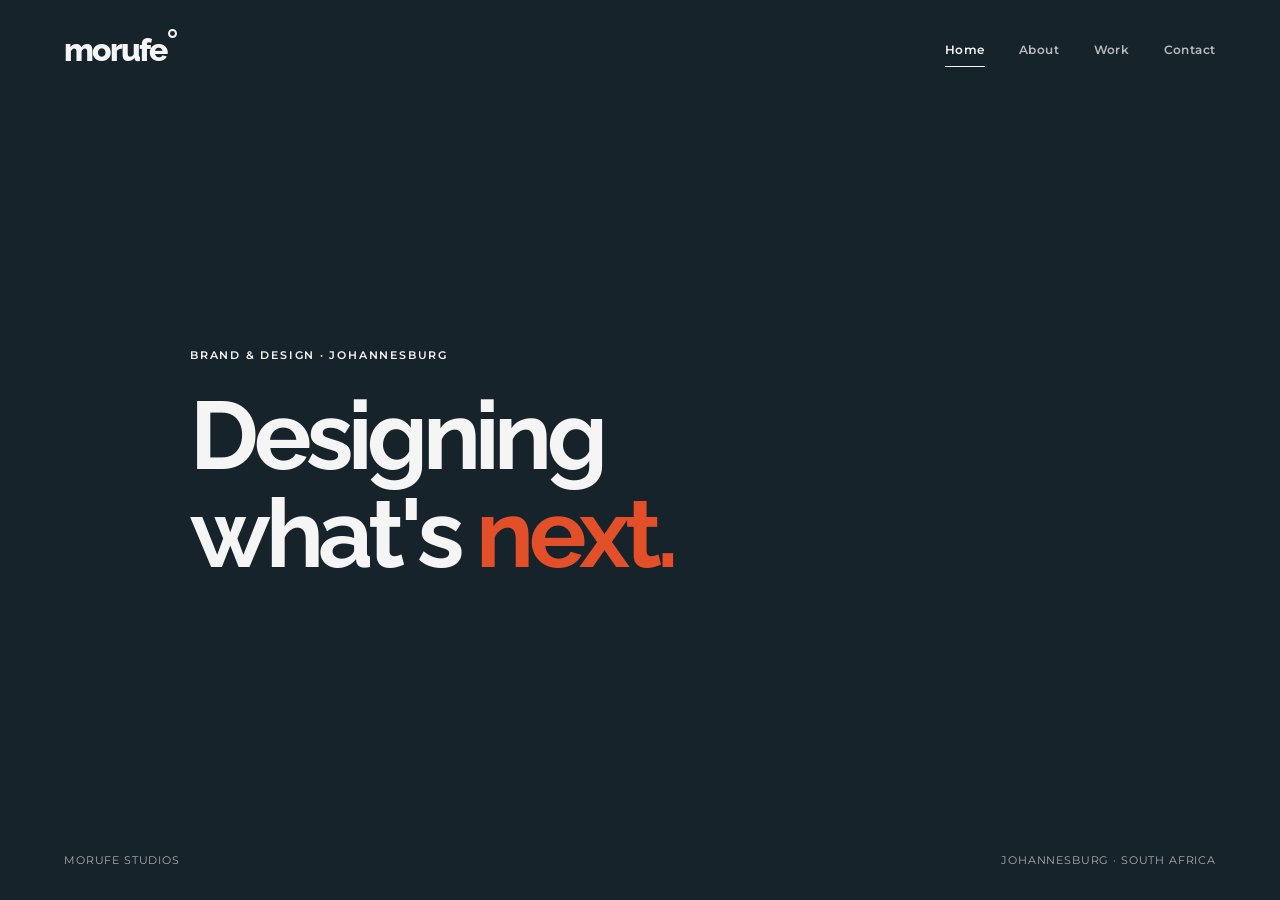
<file: Morufe_draft/index.html>
<!DOCTYPE html>
<html lang="en">
<head>
  <meta charset="UTF-8">
  <meta name="viewport" content="width=device-width, initial-scale=1.0">

  <meta
    name="description"
    content="Morufe Studios is a Johannesburg creative brand focused on branding, identity, design and motion."
  >

  <title>Morufe Studios | Designing What's Next</title>

  <link rel="preconnect" href="https://fonts.googleapis.com">
  <link rel="preconnect" href="https://fonts.gstatic.com" crossorigin>
  <link
    href="https://fonts.googleapis.com/css2?family=Montserrat:wght@400;500;600;700;900&family=Raleway:wght@400;500;600;700;800&display=swap"
    rel="stylesheet"
  >

  <link rel="stylesheet" href="style.css">
</head>

<body class="home-page">

  <header class="site-header">
    <a class="brand brand-light" href="index.html" aria-label="Morufe Studios home">
      morufe<span class="brand-ring" aria-hidden="true"></span>
    </a>

    <nav class="main-nav" aria-label="Main navigation">
      <a class="active" href="index.html">Home</a>
      <a href="about.html">About</a>
      <a href="work.html">Work</a>
      <a href="contact.html">Contact</a>
    </nav>
  </header>

  <main>

    <!-- OPENING SECTION -->
    <section class="home-hero home-hero-intro">

      <div class="home-content">
        <p class="eyebrow">
          Brand &amp; Design · Johannesburg
        </p>

        <h1>
          Designing<br>
          what's <span>next.</span>
        </h1>
      </div>

      <div class="home-footer">
        <span>Morufe Studios</span>
        <span>Johannesburg · South Africa</span>
      </div>

    </section>

    

  <script src="script.js"></script>
</body>
</html>
</file>
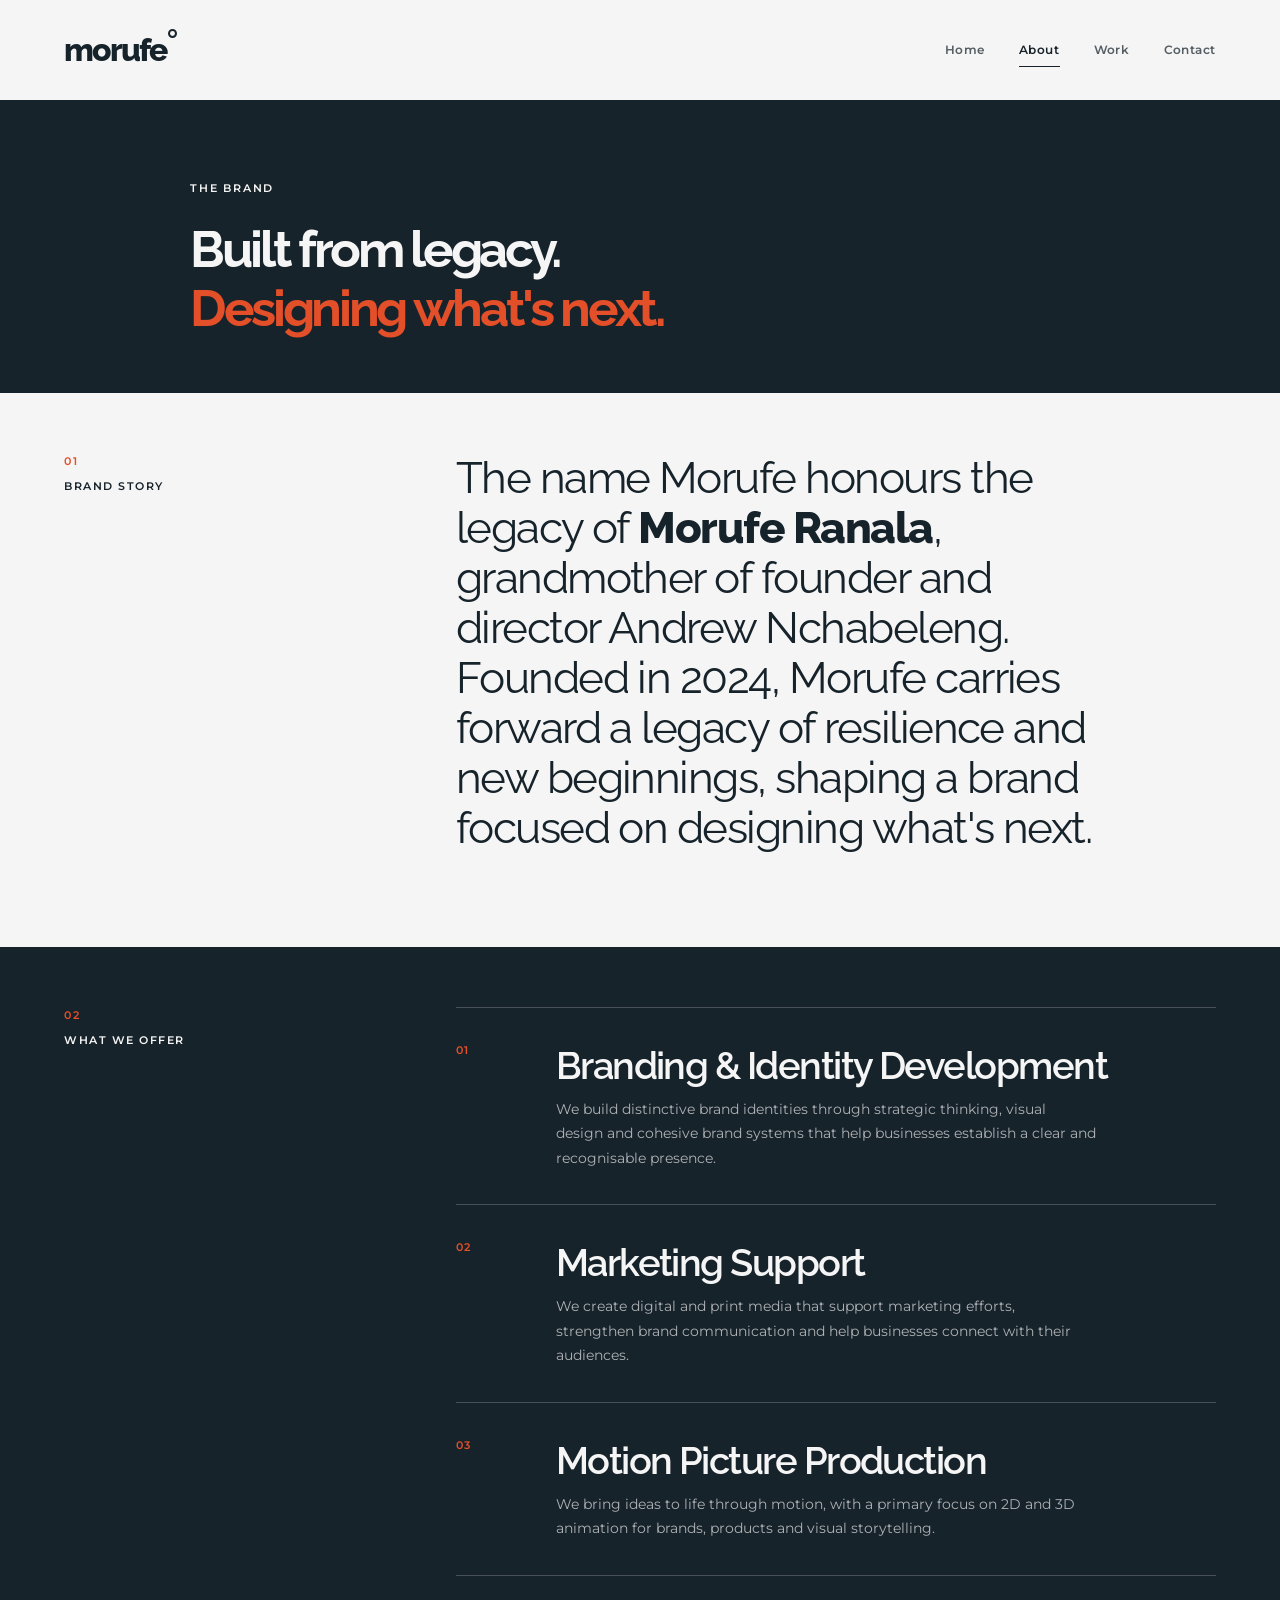
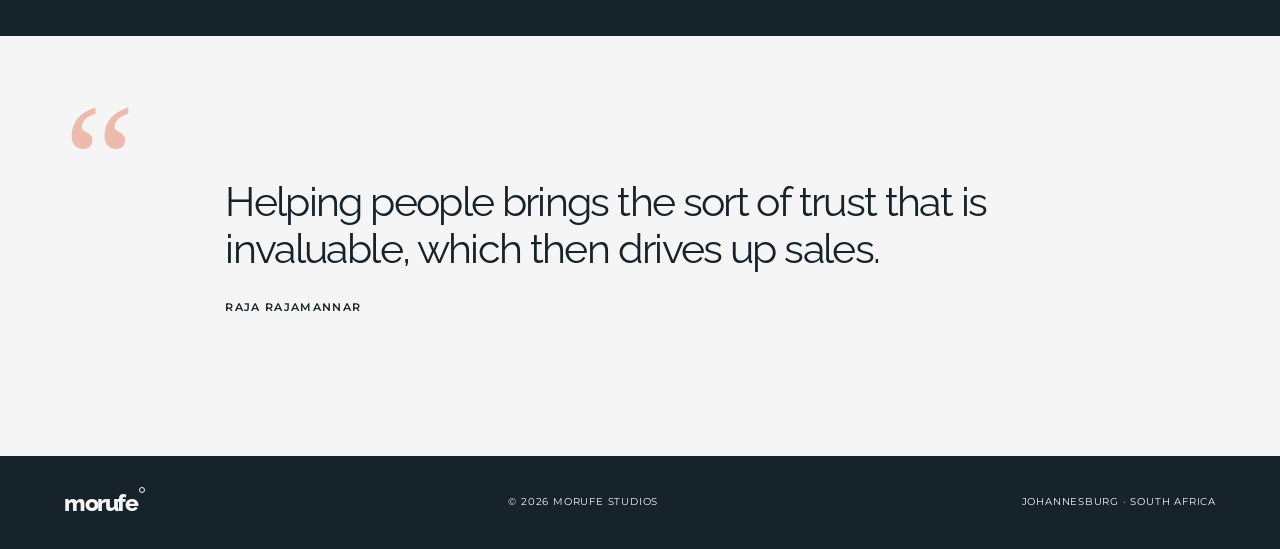
<file: Morufe_draft/about.html>
<!DOCTYPE html>
<html lang="en">
<head>
  <meta charset="UTF-8">
  <meta name="viewport" content="width=device-width, initial-scale=1.0">

  <meta
    name="description"
    content="Discover the story, heritage and services of Morufe Studios."
  >

  <title>About | Morufe Studios</title>

  <link rel="preconnect" href="https://fonts.googleapis.com">
  <link rel="preconnect" href="https://fonts.gstatic.com" crossorigin>
  <link
    href="https://fonts.googleapis.com/css2?family=Montserrat:wght@400;500;600;700;900&family=Raleway:wght@400;500;600;700;800&display=swap"
    rel="stylesheet"
  >

  <link rel="stylesheet" href="style.css">
</head>

<body>

  <header class="site-header site-header-dark">
    <a class="brand" href="index.html" aria-label="Morufe Studios home">
      morufe<span class="brand-ring" aria-hidden="true"></span>
    </a>

    <nav class="main-nav" aria-label="Main navigation">
      <a href="index.html">Home</a>
      <a class="active" href="about.html">About</a>
      <a href="work.html">Work</a>
      <a href="contact.html">Contact</a>
    </nav>
  </header>

  <main>

    <!-- ABOUT INTRO -->
    <section class="about-hero">
      <div class="page-intro reveal">
        <p class="eyebrow">The Brand</p>

        <h1>
          Built from legacy.<br>
          <em>Designing what's next.</em>
        </h1>
      </div>
    </section>

    <!-- BRAND STORY -->
    <section class="story-section">
      <div class="section-grid">

        <div class="section-label reveal">
          <span>01</span>
          <span>Brand story</span>
        </div>

        <div class="story-copy reveal">
          <p class="large-copy">
            The name Morufe honours the legacy of
            <strong>Morufe Ranala</strong>, grandmother of founder and
            director Andrew Nchabeleng. Founded in 2024, Morufe carries
            forward a legacy of resilience and new beginnings, shaping
            a brand focused on designing what's next.
          </p>
        </div>

      </div>
    </section>

    <!-- WHAT WE OFFER -->
    <section class="values-section">
      <div class="section-grid">

        <div class="section-label reveal">
          <span>02</span>
          <span>What We Offer</span>
        </div>

        <div class="values-list">

          <article class="value-item reveal">
            <span class="value-number">01</span>

            <div>
              <h2>Branding &amp; Identity Development</h2>
              <p>
                We build distinctive brand identities through strategic
                thinking, visual design and cohesive brand systems that
                help businesses establish a clear and recognisable presence.
              </p>
            </div>
          </article>

          <article class="value-item reveal">
            <span class="value-number">02</span>

            <div>
              <h2>Marketing Support</h2>
              <p>
                We create digital and print media that support marketing
                efforts, strengthen brand communication and help businesses
                connect with their audiences.
              </p>
            </div>
          </article>

          <article class="value-item reveal">
            <span class="value-number">03</span>

            <div>
              <h2>Motion Picture Production</h2>
              <p>
                We bring ideas to life through motion, with a primary focus
                on 2D and 3D animation for brands, products and visual
                storytelling.
              </p>
            </div>
          </article>

        </div>
      </div>
    </section>

    <!-- QUOTE -->
    <section class="quote-section">
      <div class="quote-mark" aria-hidden="true">“</div>

      <blockquote class="reveal">
        Helping people brings the sort of trust that is invaluable,
        which then drives up sales.

        <cite>Raja Rajamannar</cite>
      </blockquote>
    </section>

  </main>

  <footer class="site-footer">
    <a class="brand" href="index.html">
      morufe<span class="brand-ring" aria-hidden="true"></span>
    </a>

    <span>© 2026 Morufe Studios</span>
    <span>Johannesburg · South Africa</span>
  </footer>

  <script src="script.js"></script>
</body>
</html>
</file>
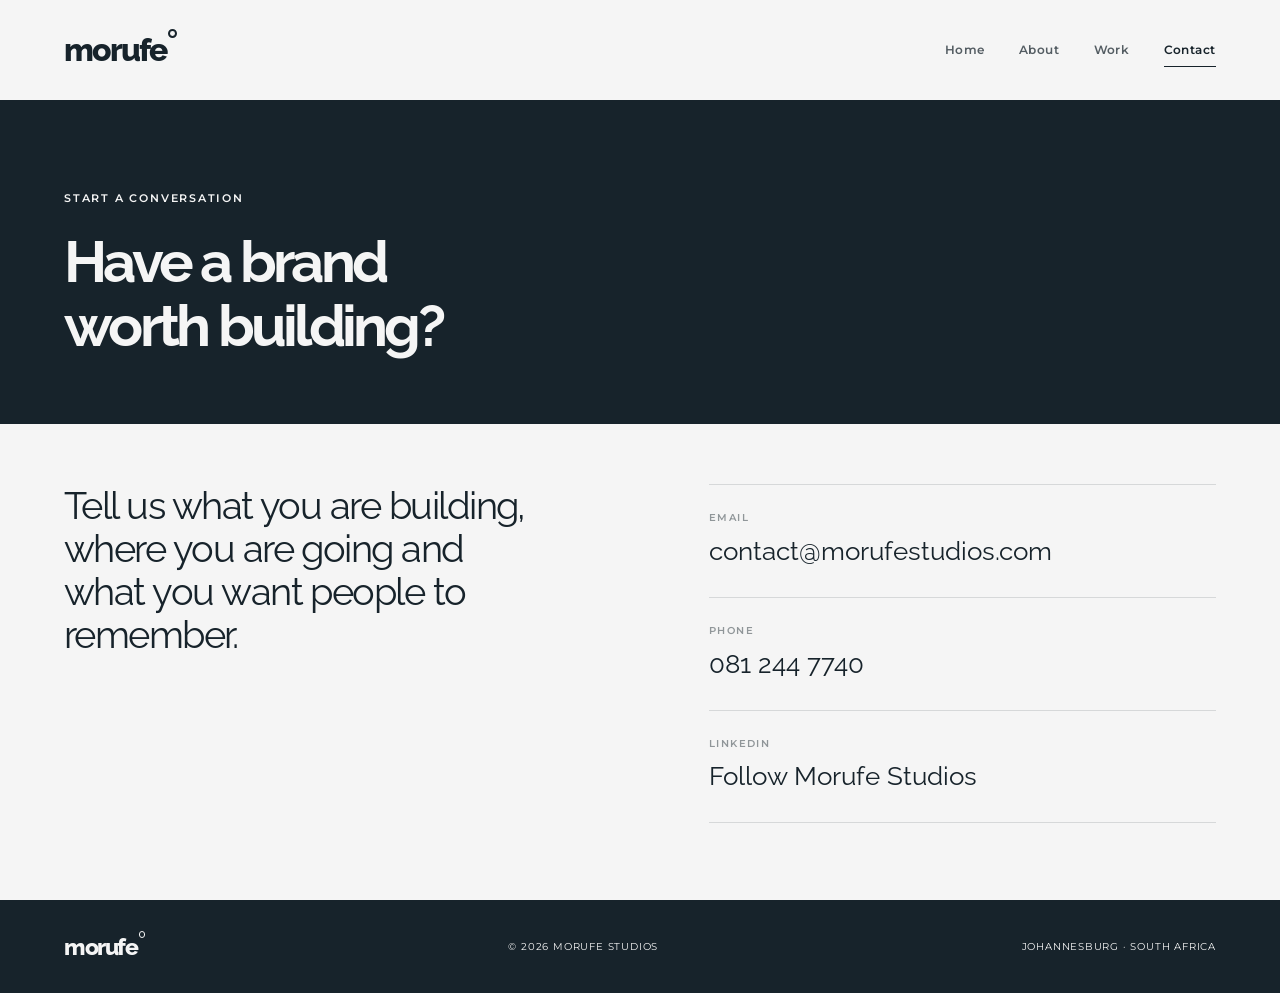
<file: Morufe_draft/contact.html>
<!DOCTYPE html>
<html lang="en">
<head>
  <meta charset="UTF-8">
  <meta name="viewport" content="width=device-width, initial-scale=1.0">

  <meta
    name="description"
    content="Contact Morufe Studios for branding and design projects."
  >

  <title>Contact | Morufe Studios</title>

  <link rel="preconnect" href="https://fonts.googleapis.com">
  <link rel="preconnect" href="https://fonts.gstatic.com" crossorigin>
  <link
    href="https://fonts.googleapis.com/css2?family=Montserrat:wght@400;500;600;700;900&family=Raleway:wght@400;500;600;700;800&display=swap"
    rel="stylesheet"
  >

  <link rel="stylesheet" href="style.css">
</head>

<body>

  <header class="site-header site-header-dark">
    <a class="brand" href="index.html" aria-label="Morufe Studios home">
      morufe<span class="brand-ring" aria-hidden="true"></span>
    </a>

    <nav class="main-nav" aria-label="Main navigation">
      <a href="index.html">Home</a>
      <a href="about.html">About</a>
      <a href="work.html">Work</a>
      <a class="active" href="contact.html">Contact</a>
    </nav>
  </header>

  <main class="contact-page">

    <!-- INTRO -->
    <section class="contact-intro">
      <div class="wrap reveal">
        <p class="eyebrow">Start a conversation</p>

        <h1>
          Have a brand<br>
          worth building<span>?</span>
        </h1>
      </div>
    </section>

    <!-- CONTACT DETAILS -->
    <section class="contact-details">
      <div class="wrap contact-grid">

        <div class="contact-message reveal">
          <p>
            Tell us what you are building, where you are going and what
            you want people to remember.
          </p>
        </div>

        <div class="contact-links reveal">

          <a href="mailto:contact@morufestudios.com">
            <span>Email</span>
            contact@morufestudios.com
          </a>

          <a href="tel:+27812447740">
            <span>Phone</span>
            081 244 7740
          </a>


<a
  href="https://www.linkedin.com/company/morufe-studios"
  target="_blank"
  rel="noopener noreferrer"
>
  <span>LinkedIn</span>
  Follow Morufe Studios 
</a>


        </div>

      </div>
    </section>

  </main>

  <footer class="site-footer">
    <a class="brand" href="index.html">
      morufe<span class="brand-ring" aria-hidden="true"></span>
    </a>

    <span>© 2026 Morufe Studios</span>
    <span>Johannesburg · South Africa</span>
  </footer>

  <script src="script.js"></script>
</body>
</html>
</file>
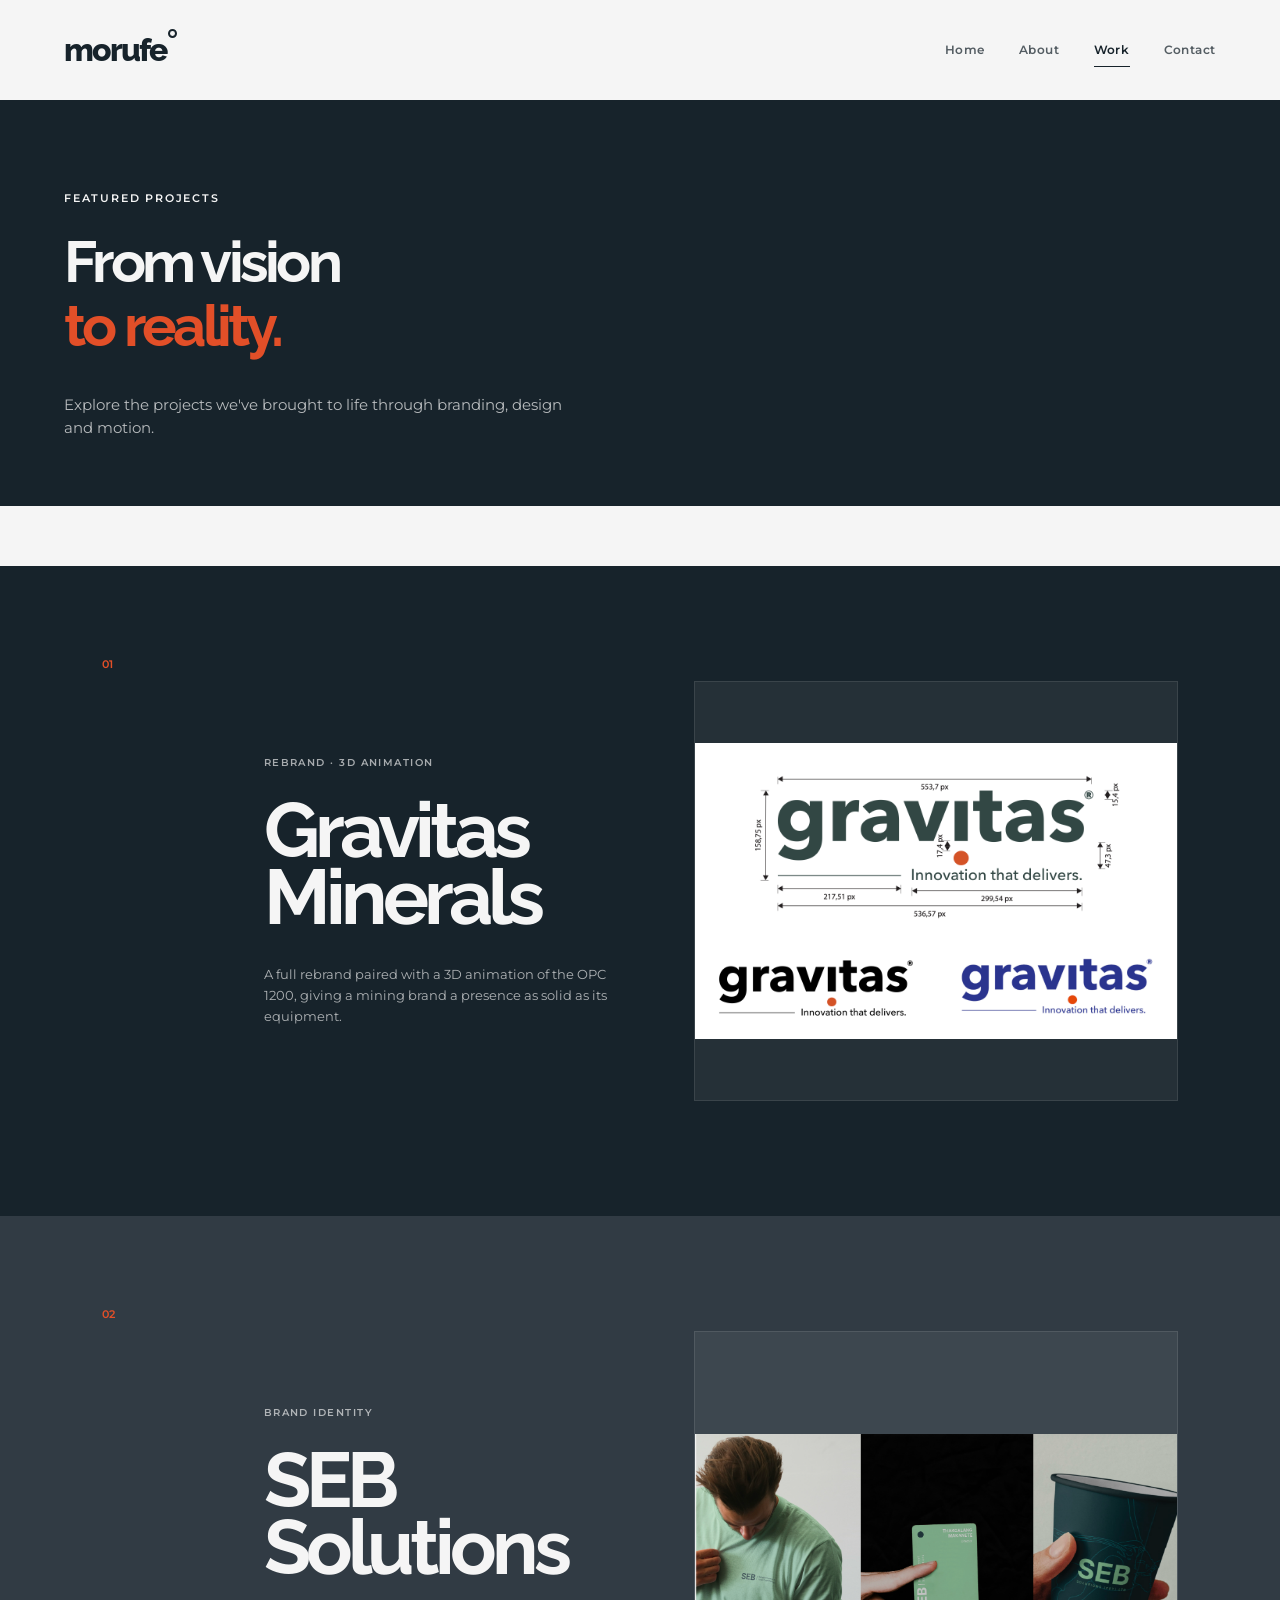
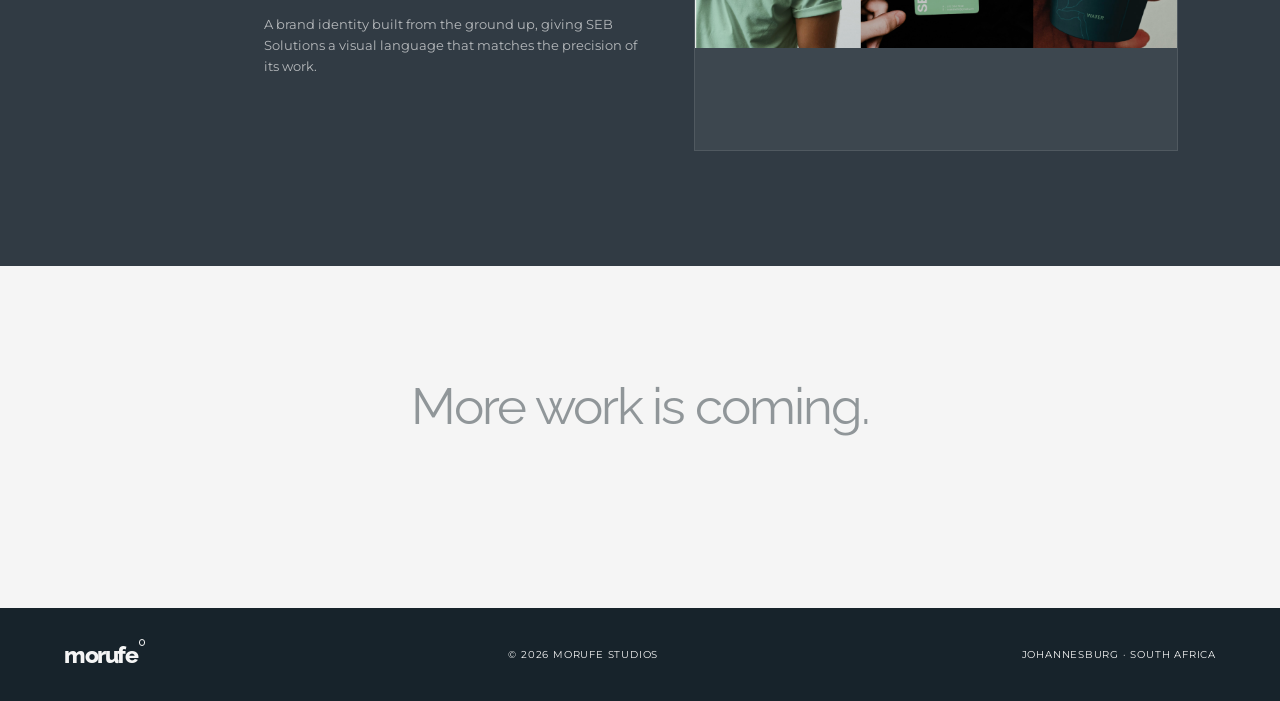
<file: Morufe_draft/work.html>
<!DOCTYPE html>
<html lang="en">
<head>
  <meta charset="UTF-8">
  <meta name="viewport" content="width=device-width, initial-scale=1.0">

  <meta
    name="description"
    content="Explore featured branding, design and motion projects by Morufe Studios."
  >

  <title>Featured Projects | Morufe Studios</title>

  <link rel="preconnect" href="https://fonts.googleapis.com">
  <link rel="preconnect" href="https://fonts.gstatic.com" crossorigin>
  <link
    href="https://fonts.googleapis.com/css2?family=Montserrat:wght@400;500;600;700;900&family=Raleway:wght@400;500;600;700;800&display=swap"
    rel="stylesheet"
  >

  <link rel="stylesheet" href="style.css">
</head>

<body>

  <header class="site-header site-header-dark">
    <a class="brand" href="index.html" aria-label="Morufe Studios home">
      morufe<span class="brand-ring" aria-hidden="true"></span>
    </a>

    <nav class="main-nav" aria-label="Main navigation">
      <a href="index.html">Home</a>
      <a href="about.html">About</a>
      <a class="active" href="work.html">Work</a>
      <a href="contact.html">Contact</a>
    </nav>
  </header>

  <main>

    <!-- PAGE INTRO -->
    <section class="page-heading">
      <div class="wrap reveal">

        <p class="eyebrow">Featured Projects</p>

        <h1>
          From vision<br>
          <em>to reality.</em>
        </h1>

        <p class="heading-copy">
          Explore the projects we've brought to life through branding,
          design and motion.
        </p>

      </div>
    </section>

    <!-- PROJECTS -->
    <section class="projects-section">

      <!-- GRAVITAS MINERALS -->
      <article class="project project-dark reveal" id="gravitas">

        <div class="project-number">01</div>

        <div class="project-info">
          <p class="project-tag">Rebrand · 3D Animation</p>

          <h2>
            Gravitas<br>
            Minerals
          </h2>

          <p>
            A full rebrand paired with a 3D animation of the OPC 1200,
            giving a mining brand a presence as solid as its equipment.
          </p>
        </div>

        <div class="project-visual">
          <img
            src="images/GRAVITAS.png"
            alt="Gravitas Minerals brand and creative project"
          >
        </div>

      </article>

      <!-- SEB SOLUTIONS -->
      <article class="project project-light reveal" id="seb-solutions">

        <div class="project-number">02</div>

        <div class="project-info">
          <p class="project-tag">Brand Identity</p>

          <h2>
            SEB<br>
            Solutions
          </h2>

          <p>
            A brand identity built from the ground up, giving SEB Solutions
            a visual language that matches the precision of its work.
          </p>
        </div>

        <div class="project-visual">
          <img
            src="images/SEB.png"
            alt="SEB Solutions brand identity project"
          >
        </div>

      </article>

      <div class="future-work reveal">
        More work is coming.
      </div>

    </section>

  </main>

  <footer class="site-footer">
    <a class="brand" href="index.html">
      morufe<span class="brand-ring" aria-hidden="true"></span>
    </a>

    <span>© 2026 Morufe Studios</span>
    <span>Johannesburg · South Africa</span>
  </footer>

  <script src="script.js"></script>
</body>
</html>
</file>
<file: Morufe_draft/style.css>
/* =========================================================
   MORUFE STUDIOS
   MAIN STYLESHEET
========================================================= */


/* =========================================================
   BRAND
========================================================= */

:root {

  --charcoal: #17232B;

  --grey: #313B44;

  --blue: #2F4858;

  --blue-dark: #243A48;

  --orange: #E24F28;

  --white: #F5F5F5;

  --black: #000000;

  --line: rgba(245, 245, 245, 0.22);

  --dark-line: rgba(23, 35, 43, 0.14);


  --display: 'Raleway', sans-serif;

  --body: 'Montserrat', sans-serif;

}


/* =========================================================
   RESET
========================================================= */

* {

  box-sizing: border-box;

  margin: 0;

  padding: 0;

}


html {

  scroll-behavior: smooth;

}


body {

  background: var(--white);

  color: var(--charcoal);

  font-family: var(--body);

  font-weight: 400;

  line-height: 1.6;

}


a {

  color: inherit;

  text-decoration: none;

}


/* =========================================================
   HEADER
========================================================= */

.site-header {

  position: absolute;

  z-index: 20;

  top: 0;

  left: 0;

  width: 100%;

  padding: 34px 5vw;

  display: flex;

  align-items: center;

  justify-content: space-between;

}


.site-header-dark {

  position: relative;

  background: var(--white);

}


/* =========================================================
   LOGO
========================================================= */

.brand {

  display: inline-flex;

  align-items: flex-start;

  color: var(--charcoal);

  font-family: var(--display);

  font-size: 2rem;

  font-weight: 800;

  line-height: 1;

  letter-spacing: -0.06em;

}


.brand-light {

  color: var(--white);

}


.brand-ring {

  width: 0.28em;

  height: 0.28em;

  margin-left: 0.04em;

  margin-top: -0.16em;

  border: 0.075em solid currentColor;

  border-radius: 50%;

  display: inline-block;

  transition:
    transform 0.25s ease,
    box-shadow 0.25s ease;

}


.brand:hover .brand-ring {

  transform: scale(1.12);

  box-shadow:
    0 0 0 5px rgba(226, 79, 40, 0.1);

}


/* =========================================================
   NAVIGATION
========================================================= */

.main-nav {

  display: flex;

  align-items: center;

  gap: 34px;

  font-size: 0.78rem;

  font-weight: 600;

  letter-spacing: 0.04em;

}


.home-page .main-nav {

  color: var(--white);

}


.main-nav a {

  position: relative;

  opacity: 0.72;

  transition: opacity 0.2s ease;

}


.main-nav a:hover,

.main-nav a.active {

  opacity: 1;

}


.main-nav a::after {

  content: '';

  position: absolute;

  left: 0;

  right: 0;

  bottom: -7px;

  height: 1px;

  background: currentColor;

  transform: scaleX(0);

  transform-origin: left;

  transition: transform 0.25s ease;

}


.main-nav a:hover::after,

.main-nav a.active::after {

  transform: scaleX(1);

}


/* =========================================================
   GENERAL
========================================================= */

.wrap {

  width: min(1180px, 90vw);

  margin: 0 auto;

}


.eyebrow {

  margin-bottom: 22px;

  font-family: var(--body);

  font-size: 0.7rem;

  font-weight: 600;

  letter-spacing: 0.16em;

  text-transform: uppercase;

}


/* =========================================================
   HOMEPAGE
========================================================= */

.home-hero {

  position: relative;

  min-height: 100svh;

  overflow: hidden;

  background: var(--charcoal);

  color: var(--white);

  display: flex;

  align-items: flex-end;

}


/* HERO IMAGE */

.hero-media {

  position: absolute;

  inset: 0;

  background:

    linear-gradient(
      90deg,
      rgba(23, 35, 43, 0.72),
      rgba(23, 35, 43, 0.18)
    ),

    linear-gradient(
      0deg,
      rgba(23, 35, 43, 0.78),
      rgba(23, 35, 43, 0.08)
    ),

    url('assets/hero-image.jpg')
    center / cover
    no-repeat,

    var(--charcoal);

}


/* OPTIONAL VIDEO */

.hero-video {

  position: absolute;

  inset: 0;

  width: 100%;

  height: 100%;

  object-fit: cover;

}


/* HERO OVERLAY */

.hero-overlay {

  position: absolute;

  inset: 0;

  background:
    radial-gradient(
      circle at 78% 35%,
      rgba(226, 79, 40, 0.12),
      transparent 30%
    );

}


/* HOME CONTENT */

.home-content {

  position: relative;

  z-index: 2;

  width: min(900px, 90vw);

  margin: 0 auto;

  padding: 0 0 12vh;

}


.home-content h1 {

  max-width: 850px;

  font-family: var(--display);

  font-size: clamp(
    3.4rem,
    7.5vw,
    7.5rem
  );

  font-weight: 700;

  letter-spacing: -0.065em;

  line-height: 0.93;

}


.home-content h1 span {

  color: var(--orange);

}


/* ENTER BUTTON */

.home-enter {

  margin-top: 42px;

  display: inline-flex;

  align-items: center;

  gap: 14px;

  padding-bottom: 8px;

  border-bottom:
    1px solid
    rgba(245, 245, 245, 0.7);

  font-size: 0.78rem;

  font-weight: 600;

  letter-spacing: 0.08em;

  text-transform: uppercase;

}


.home-enter .arrow {

  color: var(--orange);

  font-size: 1.1rem;

  transition:
    transform 0.2s ease;

}


.home-enter:hover .arrow {

  transform:
    translate(4px, -4px);

}


/* HOME FOOTER */

.home-footer {

  position: absolute;

  z-index: 2;

  left: 5vw;

  right: 5vw;

  bottom: 30px;

  display: flex;

  justify-content: space-between;

  font-size: 0.66rem;

  letter-spacing: 0.08em;

  text-transform: uppercase;

  opacity: 0.65;

}


/* =========================================================
   PAGE INTRO
========================================================= */

.about-hero,

.page-heading,

.contact-intro {

  padding: 130px 0 110px;

  background: var(--charcoal);

  color: var(--white);

}


.page-intro {

  width: min(900px, 90vw);

  margin: 0 auto;

}


.about-hero h1,

.page-heading h1,

.contact-intro h1 {

  font-family: var(--display);

  font-size: clamp(
    3.3rem,
    7vw,
    7rem
  );

  font-weight: 700;

  letter-spacing: -0.065em;

  line-height: 0.94;

}


em {

  color: var(--orange);

  font-style: normal;

}


/* =========================================================
   STORY
========================================================= */

.story-section {

  padding: 110px 0;

}


.section-grid {

  width: min(1180px, 90vw);

  margin: 0 auto;

  display: grid;

  grid-template-columns: 26% 1fr;

  gap: 8%;

}


.section-label {

  display: flex;

  flex-direction: column;

  gap: 8px;

  font-size: 0.68rem;

  font-weight: 600;

  letter-spacing: 0.14em;

  text-transform: uppercase;

}


.section-label span:first-child {

  color: var(--orange);

}


.story-copy {

  max-width: 780px;

}


.story-copy p {

  max-width: 700px;

  margin-bottom: 34px;

  font-size: 1rem;

}


.story-copy .large-copy {

  font-family: var(--display);

  font-size: clamp(
    1.8rem,
    3.4vw,
    3.3rem
  );

  line-height: 1.15;

  letter-spacing: -0.035em;

}


.story-copy strong {

  font-weight: 800;

}


/* =========================================================
   VALUES
========================================================= */

.values-section {

  padding: 110px 0;

  background: var(--charcoal);

  color: var(--white);

}


.values-list {

  border-top:
    1px solid
    var(--line);

}


.value-item {

  display: grid;

  grid-template-columns: 70px 1fr;

  gap: 30px;

  padding: 34px 0;

  border-bottom:
    1px solid
    var(--line);

}


.value-number {

  color: var(--orange);

  font-size: 0.7rem;

  font-weight: 600;

  letter-spacing: 0.1em;

}


.value-item h2 {

  font-family: var(--display);

  font-size: clamp(
    1.8rem,
    3vw,
    3rem
  );

  font-weight: 600;

  letter-spacing: -0.04em;

}


.value-item p {

  max-width: 540px;

  margin-top: 7px;

  color:
    rgba(245, 245, 245, 0.68);

  font-size: 0.85rem;

}


/* =========================================================
   QUOTE
========================================================= */

.quote-section {

  position: relative;

  width: min(1180px, 90vw);

  margin: 0 auto;

  min-height: 420px;

  display: flex;

  align-items: center;

}


.quote-mark {

  position: absolute;

  top: 45px;

  left: 0;

  color: var(--orange);

  font-family: Georgia, serif;

  font-size: 10rem;

  line-height: 1;

  opacity: 0.35;

}


blockquote {

  max-width: 800px;

  margin-left: 14%;

  font-family: var(--display);

  font-size: clamp(
    1.7rem,
    3.2vw,
    3.2rem
  );

  line-height: 1.16;

  letter-spacing: -0.04em;

}


blockquote cite {

  display: block;

  margin-top: 28px;

  font-family: var(--body);

  font-size: 0.7rem;

  font-style: normal;

  font-weight: 600;

  letter-spacing: 0.12em;

  text-transform: uppercase;

}


/* =========================================================
   WORK
========================================================= */

.heading-copy {

  max-width: 530px;

  margin-top: 35px;

  color:
    rgba(245, 245, 245, 0.72);

  font-size: 0.92rem;

}


.projects-section {

  padding-top: 0;

}


.project {

  position: relative;

  min-height: 650px;

  padding: 90px 8vw;

  display: grid;

  grid-template-columns:
    10%
    35%
    1fr;

  gap: 5%;

  align-items: center;

}


.project-dark {

  background: var(--charcoal);

  color: var(--white);

}


.project-light {

  background: var(--grey);

  color: var(--white);

}


.project-number {

  align-self: start;

  color: var(--orange);

  font-size: 0.7rem;

  font-weight: 600;

}


.project-tag {

  margin-bottom: 25px;

  font-size: 0.65rem;

  font-weight: 600;

  letter-spacing: 0.14em;

  text-transform: uppercase;

  opacity: 0.65;

}


.project-info h2 {

  font-family: var(--display);

  font-size: clamp(
    3rem,
    6vw,
    6rem
  );

  font-weight: 700;

  letter-spacing: -0.065em;

  line-height: 0.88;

}


.project-info > p:last-child {

  max-width: 430px;

  margin-top: 32px;

  color:
    rgba(245, 245, 245, 0.68);

  font-size: 0.82rem;

}


.project-visual {
  width: 100%;
  min-height: 420px;

  display: flex;
  align-items: center;
  justify-content: center;

  background: rgba(245, 245, 245, 0.06);

  border: 1px solid rgba(245, 245, 245, 0.1);

  overflow: hidden;
}

.project-visual img {
  display: block;

  width: 100%;
  height: auto;

  max-width: 100%;

  object-fit: contain;
}


.future-work {

  padding: 100px 5vw;

  text-align: center;

  color:
    rgba(23, 35, 43, 0.45);

  font-family: var(--display);

  font-size: clamp(
    2rem,
    4vw,
    4rem
  );

  letter-spacing: -0.04em;

}


/* =========================================================
   CONTACT
========================================================= */

.contact-page {

  background: var(--white);

  min-height:
    calc(100svh - 100px);

}


.contact-intro {

  padding-bottom: 130px;

}


.contact-details {

  padding: 110px 0;

}


.contact-grid {

  display: grid;

  grid-template-columns:
    1fr
    1fr;

  gap: 12%;

}


.contact-message {

  max-width: 480px;

  font-family: var(--display);

  font-size: clamp(
    1.7rem,
    3vw,
    3rem
  );

  line-height: 1.12;

  letter-spacing: -0.04em;

}


.contact-links {

  display: flex;

  flex-direction: column;

  border-top:
    1px solid
    var(--dark-line);

}


.contact-links a {

  padding: 25px 0;

  border-bottom:
    1px solid
    var(--dark-line);

  font-family: var(--display);

  font-size: clamp(
    1.1rem,
    2vw,
    1.7rem
  );

  transition:
    color 0.2s ease,
    padding-left 0.2s ease;

}


.contact-links a:hover {

  color: var(--orange);

  padding-left: 8px;

}


.contact-links span {

  display: block;

  margin-bottom: 5px;

  color:
    rgba(23, 35, 43, 0.45);

  font-family: var(--body);

  font-size: 0.62rem;

  font-weight: 600;

  letter-spacing: 0.14em;

  text-transform: uppercase;

}


/* =========================================================
   FOOTER
========================================================= */

.site-footer {

  padding: 35px 5vw;

  display: flex;

  align-items: center;

  justify-content: space-between;

  gap: 25px;

  background: var(--charcoal);

  color: var(--white);

  font-size: 0.62rem;

  letter-spacing: 0.08em;

  text-transform: uppercase;

}


.site-footer .brand {

  color: var(--white);

  font-size: 1.45rem;

  text-transform: none;

  letter-spacing: -0.06em;

}


/* =========================================================
   SCROLL ANIMATION
========================================================= */

.reveal {

  opacity: 0;

  transform:
    translateY(25px);

  transition:
    opacity 0.7s ease,
    transform 0.7s ease;

}


.reveal.visible {

  opacity: 1;

  transform:
    translateY(0);

}


/* =========================================================
   TABLET
========================================================= */

@media (max-width: 800px) {


  .site-header {

    padding:
      24px
      5vw;

  }


  .brand {

    font-size: 1.65rem;

  }


  .main-nav {

    gap: 17px;

    font-size: 0.67rem;

  }


  .home-content {

    padding-bottom: 15vh;

  }


  .home-content h1 {

    font-size:
      clamp(
        3rem,
        12vw,
        5rem
      );

  }


  .home-footer {

    bottom: 22px;

    font-size: 0.55rem;

  }


  .home-footer span:last-child {

    display: none;

  }


  .about-hero,

  .page-heading,

  .contact-intro {

    padding:
      105px
      0
      80px;

  }


  .about-hero h1,

  .page-heading h1,

  .contact-intro h1 {

    font-size:
      clamp(
        3rem,
        13vw,
        5rem
      );

  }


  .story-section,

  .values-section,

  .quote-section,

  .projects-section,

  .contact-details {

    padding:
      75px
      0;

  }


  .section-grid {

    display: block;

  }


  .section-label {

    margin-bottom: 45px;

  }


  .story-copy .large-copy {

    font-size: 1.8rem;

  }


  .quote-section {

    min-height: 340px;

  }


  blockquote {

    margin-left: 8%;

    font-size: 1.8rem;

  }


  .quote-mark {

    font-size: 7rem;

  }


  .project {

    min-height: auto;

    padding:
      65px
      7vw;

    display: block;

  }


  .project-number {

    margin-bottom: 35px;

  }


  .project-visual {

    min-height: 300px;

    margin-top: 50px;

  }


  .contact-grid {

    display: block;

  }


  .contact-message {

    margin-bottom: 60px;

  }


  .site-footer {

    flex-wrap: wrap;

  }


  .site-footer span:last-child {

    width: 100%;

  }

}


/* =========================================================
   SMALL MOBILE
========================================================= */

@media (max-width: 480px) {


  .main-nav {

    gap: 11px;

    font-size: 0.59rem;

  }


  .home-content h1 {

    font-size: 2.8rem;

  }


  .eyebrow {

    font-size: 0.58rem;

  }


  .value-item {

    grid-template-columns:
      40px
      1fr;

    gap: 12px;

  }

}


/* =========================================================
   ACCESSIBILITY
========================================================= */

@media (prefers-reduced-motion: reduce) {


  html {

    scroll-behavior: auto;

  }


  .reveal {

    opacity: 1;

    transform: none;

    transition: none;

  }

}


/* =========================================================
   MORUFE STUDIOS
   HOMEPAGE FEATURED PROJECT
   Add this section at the bottom of the existing style.css
========================================================= */

/* Keep the homepage opening section solid charcoal */
.home-page .home-hero-intro {
  min-height: 100svh;
  background: var(--charcoal);
  color: var(--white);
  position: relative;
  overflow: hidden;
}

/* Ensure the opening section does not use the old hero image */
.home-page .home-hero-intro .hero-media {
  display: none;
}

.home-page .home-hero-intro {
  align-items: center;
}

.home-page .home-hero-intro .home-content {
  width: min(900px, 90vw);
  margin: 0 auto;
  padding: 150px 0 120px;
}

.home-page .home-hero-intro .home-content h1 {
  max-width: 850px;
  font-family: var(--display);
  font-size: clamp(3.4rem, 7.5vw, 7.5rem);
  font-weight: 700;
  letter-spacing: -0.055em;
  line-height: 1.02;
}

.home-page .home-hero-intro .home-content h1 span {
  color: var(--orange);
}

/* Full-screen featured project */
.featured-home-project {
  min-height: 100svh;
  position: relative;
  isolation: isolate;
  display: flex;
  flex-direction: column;
  justify-content: center;
  overflow: hidden;
  padding: 110px 5vw 90px;
  background: var(--charcoal);
  color: var(--white);
}

/* Existing Gravitas image is reused */
.featured-home-image {
  position: absolute;
  z-index: -2;
  inset: 0;
  background-image:
    linear-gradient(
      90deg,
      rgba(23, 35, 43, 0.94) 0%,
      rgba(23, 35, 43, 0.70) 48%,
      rgba(23, 35, 43, 0.25) 100%
    ),
    linear-gradient(
      0deg,
      rgba(23, 35, 43, 0.65),
      rgba(23, 35, 43, 0.08)
    ),
    url("images/GRAVITAS.png");
  background-position: center;
  background-size: cover;
  background-repeat: no-repeat;
  transform: scale(1.01);
}

.featured-home-content {
  width: min(900px, 90vw);
  margin: 0 auto;
  padding-bottom: 30px;
}

.featured-home-content .eyebrow {
  color: var(--orange);
}

.featured-home-content h2 {
  max-width: 850px;
  font-family: var(--display);
  font-size: clamp(3.4rem, 7.5vw, 7.5rem);
  font-weight: 700;
  letter-spacing: -0.055em;
  line-height: 0.98;
}

.featured-home-content h2 em {
  color: var(--orange);
  font-style: normal;
}

.featured-home-description {
  max-width: 460px;
  margin-top: 28px;
  color: rgba(245, 245, 245, 0.86);
  font-size: 0.95rem;
  line-height: 1.8;
}

.featured-home-project .home-enter {
  margin-top: 35px;
  width: fit-content;
  color: var(--white);
}

.featured-home-project .home-enter .arrow {
  color: var(--orange);
}

.featured-home-footer {
  position: absolute;
  right: 5vw;
  bottom: 30px;
  left: 5vw;
  display: flex;
  justify-content: space-between;
  gap: 20px;
  font-size: 0.65rem;
  letter-spacing: 0.08em;
  text-transform: uppercase;
  opacity: 0.75;
}

/* Direct links to projects should land below the page header */
#gravitas,
#seb-solutions {
  scroll-margin-top: 20px;
}

/* Improve long service titles without changing the existing layout */
.value-item h2 {
  line-height: 1.25;
}

.value-item p {
  line-height: 1.8;
}

/* Tablet and mobile adjustments */
@media (max-width: 800px) {
  .home-page .home-hero-intro .home-content {
    padding-top: 130px;
    padding-bottom: 150px;
  }

  .home-page .home-hero-intro .home-content h1 {
    font-size: clamp(3rem, 12vw, 5rem);
    line-height: 1.02;
  }

  .featured-home-project {
    min-height: 100svh;
    padding: 115px 7vw 100px;
  }

  .featured-home-image {
    background-image:
      linear-gradient(
        90deg,
        rgba(23, 35, 43, 0.86),
        rgba(23, 35, 43, 0.42)
      ),
      linear-gradient(
        0deg,
        rgba(23, 35, 43, 0.78),
        rgba(23, 35, 43, 0.12)
      ),
      url("images/GRAVITAS.png");
    background-position: center;
  }

  .featured-home-content {
    width: 100%;
  }

  .featured-home-content h2 {
    font-size: clamp(3rem, 12vw, 5rem);
  }

  .featured-home-footer {
    right: 7vw;
    left: 7vw;
    font-size: 0.58rem;
  }
}

@media (max-width: 480px) {
  .home-page .home-hero-intro .home-content h1 {
    font-size: 2.8rem;
    letter-spacing: -0.045em;
  }

  .featured-home-project {
    padding-right: 6vw;
    padding-left: 6vw;
  }

  .featured-home-content h2 {
    font-size: 2.8rem;
    letter-spacing: -0.045em;
  }

  .featured-home-description {
    font-size: 0.88rem;
  }

  .featured-home-footer {
    right: 6vw;
    left: 6vw;
    gap: 12px;
    font-size: 0.5rem;
  }
}

/* Respect reduced-motion preferences */
@media (prefers-reduced-motion: reduce) {
  .featured-home-image {
    transform: none;
  }
}


.about-hero,
.page-heading,
.contact-intro {
    padding: 90px 0 65px;
}

.about-hero h1,
.page-heading h1,
.contact-intro h1 {
    font-size: clamp(2.4rem, 9vw, 3.6rem);
    line-height: 1.12;
}

.story-section,
.values-section,
.quote-section,
.projects-section,
.contact-details {
    padding: 60px 0;
}


/* MORUFE STORY — REDUCED HEADING SIZE */
.about-hero h1 {
    font-size: clamp(2rem, 4vw, 3.2rem) !important;
    line-height: 1.15;
    max-width: 850px;
}

.about-hero {
    padding-top: 80px;
    padding-bottom: 55px;
}

/* Keep the story text comfortable to read */
.story-section p {
    font-size: 1rem;
    line-height: 1.75;
    max-width: 680px;
}

@media (max-width: 768px) {
    .about-hero h1 {
        font-size: 2rem !important;
        line-height: 1.2;
    }

    .about-hero {
        padding-top: 65px;
        padding-bottom: 40px;
    }

    .story-section p {
        font-size: 0.95rem;
        line-height: 1.7;
    }
}
</file>
